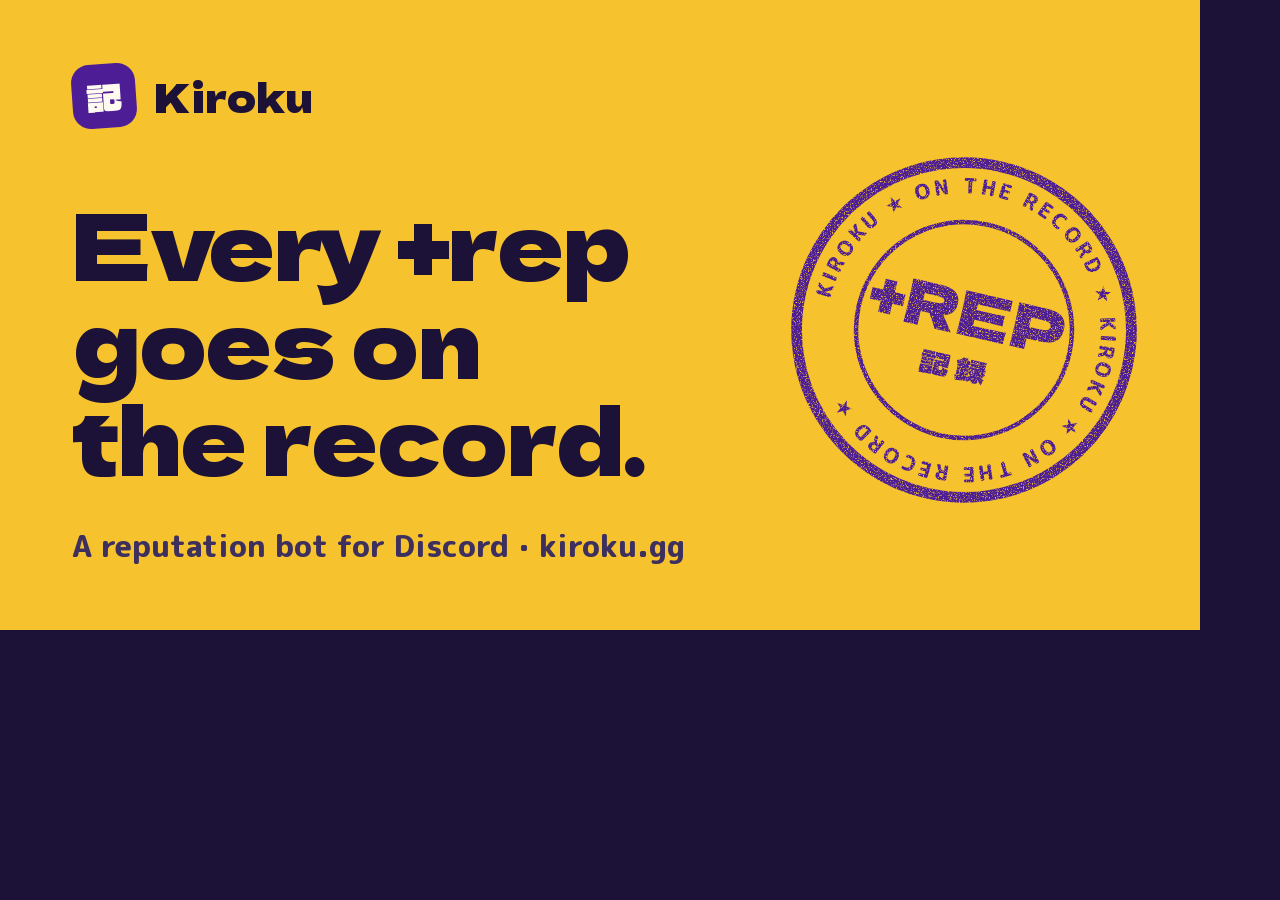
<file: og/card.html>
<!doctype html>
<html lang="en">
<head>
<meta charset="utf-8">
<title>Kiroku share card</title>
<link rel="stylesheet" href="../site/assets/site.css">
<link rel="stylesheet" href="card.css">
</head>
<body class="og">
<div class="og-card">
  <p class="og-brand"><span class="seal" lang="ja">記</span>Kiroku</p>
  <h1>Every +rep goes on the record.</h1>
  <p class="og-line">A reputation bot for Discord · kiroku.gg</p>
  <svg class="og-stamp" viewBox="0 0 200 200">
    <defs><path id="ring" d="M100 100 m-76 0 a76 76 0 1 1 152 0 a76 76 0 1 1 -152 0"/></defs>
    <circle class="s-line s-outer" cx="100" cy="100" r="93"/>
    <circle class="s-line s-inner" cx="100" cy="100" r="60"/>
    <text class="s-ring"><textPath href="#ring" startOffset="0">KIROKU ★ ON THE RECORD ★ KIROKU ★ ON THE RECORD ★</textPath></text>
    <text class="s-main" x="100" y="103" text-anchor="middle">+REP</text>
    <text class="s-sub" x="100" y="128" text-anchor="middle" lang="ja">記録</text>
  </svg>
</div>
</body>
</html>
</file>
<file: site/assets/site.css>
/* Kiroku showcase. Light only: marigold cover, violet and vermilion ink, dark chat slips. */

@font-face {
  font-family: "Dela Gothic One";
  font-style: normal;
  font-weight: 400;
  font-display: swap;
  src: url("fonts/dela-gothic-one-400-latin.woff2") format("woff2");
}
@font-face {
  font-family: "Dela Gothic One";
  font-style: normal;
  font-weight: 400;
  font-display: swap;
  src: url("fonts/dela-gothic-one-400-kiroku.woff2") format("woff2");
  unicode-range: U+8A18, U+9332;
}
@font-face {
  font-family: "M PLUS Rounded 1c";
  font-style: normal;
  font-weight: 400;
  font-display: swap;
  src: url("fonts/m-plus-rounded-1c-400-latin.woff2") format("woff2");
}
@font-face {
  font-family: "M PLUS Rounded 1c";
  font-style: normal;
  font-weight: 500;
  font-display: swap;
  src: url("fonts/m-plus-rounded-1c-500-latin.woff2") format("woff2");
}
@font-face {
  font-family: "M PLUS Rounded 1c";
  font-style: normal;
  font-weight: 800;
  font-display: swap;
  src: url("fonts/m-plus-rounded-1c-800-latin.woff2") format("woff2");
}

:root {
  color-scheme: light;
  --cover: #f6c22e;
  --stock: #fffaf0;
  --ink: #1c1136;
  --ink-soft: #3d2f5e;
  --violet: #4c1d95;
  --violet-deep: #35126e;
  --red: #b3261a;
  --slip: #1e1a33;
  --slip-2: #2a2447;
  --slip-deep: #15122a;
  --slip-line: #3d3563;
  --slip-text: #efeaff;
  --slip-muted: #aaa2c8;
  --slip-accent: #d8ccff;
  --blurple: #6d3fe0;
  --pos: #4ade80;
  --neg: #f87171;
  --gold: #facc15;
  --gutter: clamp(1rem, 4vw, 2rem);
  --display: "Dela Gothic One", "Hiragino Kaku Gothic StdN", "Arial Black", "Segoe UI Black", system-ui, sans-serif;
  --body: "M PLUS Rounded 1c", "Hiragino Maru Gothic ProN", ui-rounded, "Nunito", system-ui, -apple-system, "Segoe UI",
    sans-serif, "Apple Color Emoji", "Segoe UI Emoji";
  --mono: ui-monospace, SFMono-Regular, Menlo, Consolas, "Liberation Mono", monospace;
  --ease: cubic-bezier(0.16, 1, 0.3, 1);
  --lift: 0 2px 0 #00000026, 0 22px 36px -20px #1c1136b3;
  --lift-warm: 0 2px 0 #00000014, 0 22px 36px -22px #6b4e00;
  --worn: url("data:image/svg+xml,%3Csvg xmlns='http://www.w3.org/2000/svg' width='260' height='260'%3E%3Cfilter id='n' x='0' y='0' width='100%25' height='100%25'%3E%3CfeTurbulence type='fractalNoise' baseFrequency='.75' numOctaves='2' seed='7'/%3E%3CfeColorMatrix values='0 0 0 0 0 0 0 0 0 0 0 0 0 0 0 0 0 0 -3.4 2.75'/%3E%3C/filter%3E%3Crect width='100%25' height='100%25' filter='url(%23n)'/%3E%3C/svg%3E");
  accent-color: var(--violet);
}

*, *::before, *::after { box-sizing: border-box; }

html {
  background: var(--ink);
  scroll-behavior: smooth;
  scroll-padding-top: 1rem;
  scrollbar-color: var(--violet) var(--cover);
  -webkit-text-size-adjust: 100%;
  text-size-adjust: 100%;
}
body {
  margin: 0;
  min-height: 100vh;
  min-height: 100dvh;
  display: flex;
  flex-direction: column;
  font: 500 1.0625rem/1.6 var(--body);
  color: var(--ink);
  background: var(--cover);
  -webkit-font-smoothing: antialiased;
  overflow-wrap: break-word;
  overflow-x: clip;
}
main { flex: 1 0 auto; }
::selection { background: var(--violet); color: #fff; }

h1, h2, h3, p, ol, ul, dl, dd, figure { margin: 0; }
ol, ul { padding: 0; list-style: none; }
h1, h2, h3 { font-family: var(--display); font-weight: 400; text-wrap: balance; }
p { text-wrap: pretty; }
b { font-weight: 800; }
em { font-style: normal; font-weight: 800; }
svg { display: block; }
.sprite { position: absolute; width: 0; height: 0; overflow: hidden; }

a { color: inherit; text-underline-offset: 4px; text-decoration-thickness: 2px; }
:focus-visible { outline: 3px solid var(--violet); outline-offset: 3px; border-radius: 6px; }

code {
  font: 600 0.84em var(--mono);
  padding: 0.14em 0.42em;
  border-radius: 6px;
  background: #1c11361a;
  border: 1.5px solid #1c113659;
  white-space: nowrap;
}
/* Kanji in running text: the display face is too dense to read at body size. */
.kanji {
  font-family: "Hiragino Maru Gothic ProN", "Hiragino Sans", "Yu Gothic", "Meiryo", "Noto Sans CJK JP", "Noto Sans JP", sans-serif;
  font-weight: 500;
}
.ell { font-family: system-ui, -apple-system, "Segoe UI", sans-serif; }

.wrap { width: 100%; max-width: 76rem; margin: 0 auto; padding-inline: var(--gutter); }

.skip {
  position: absolute;
  left: var(--gutter);
  top: -4rem;
  z-index: 20;
  padding: 0.5rem 0.9rem;
  border-radius: 10px;
  background: var(--ink);
  color: var(--cover);
  font-weight: 800;
}
.skip:focus { top: 0.5rem; }

/* Top */

.top-inner {
  display: flex;
  flex-wrap: wrap;
  align-items: center;
  gap: 0.5rem 2rem;
  padding-block: 1.1rem;
}
.brand {
  display: inline-flex;
  align-items: center;
  gap: 0.6rem;
  min-height: 2.75rem;
  font: 400 1.35rem var(--display);
  text-decoration: none;
}
.seal {
  flex: none;
  display: inline-grid;
  place-items: center;
  width: 2.2rem;
  height: 2.2rem;
  border-radius: 28%;
  background: var(--violet);
  color: var(--stock);
  font: 400 1.2rem/1 var(--display);
  transform: rotate(-4deg);
  transition: transform 0.3s var(--ease);
}
.brand:hover .seal { transform: rotate(4deg) scale(1.06); }
.top nav { display: flex; gap: 0.25rem 1.4rem; min-width: 0; }
.top nav a {
  padding: 0.4rem 0;
  font-weight: 800;
  font-size: 0.95rem;
  white-space: nowrap;
  text-decoration: none;
  border-bottom: 2px solid transparent;
  transition: border-color 0.15s;
}
.top nav a:hover { border-bottom-color: var(--ink); }
.login {
  margin-left: auto;
  display: inline-flex;
  align-items: center;
  min-height: 2.5rem;
  padding: 0.3rem 1.1rem;
  border: 2px solid var(--ink);
  border-radius: 999px;
  font-size: 0.92rem;
  font-weight: 800;
  text-decoration: none;
  white-space: nowrap;
  transition: background-color 0.15s, color 0.15s;
}
.login:hover, .login[aria-current="page"] { background: var(--ink); color: var(--cover); }

@media (max-width: 60rem) {
  .top nav { order: 3; flex-basis: 100%; flex-wrap: wrap; gap: 0 1.25rem; }
}

/* Cover */

.cover { padding-block: clamp(2rem, 5vw, 4.5rem) clamp(3.5rem, 8vw, 6.5rem); }
.cover-grid {
  display: grid;
  grid-template-columns: minmax(0, 1.15fr) minmax(0, 0.85fr);
  gap: 2.5rem clamp(2rem, 5vw, 4.5rem);
  align-items: center;
}
h1 {
  font-size: clamp(2.5rem, 6.4vw, 5.4rem);
  line-height: 1.06;
  letter-spacing: -0.015em;
}
.lede { margin-top: 1.5rem; max-width: 34rem; font-size: clamp(1.08rem, 1.6vw, 1.25rem); color: var(--ink-soft); }
.actions { display: flex; flex-wrap: wrap; align-items: center; gap: 0.75rem 1.5rem; margin-top: 2rem; }
.btn {
  display: inline-flex;
  align-items: center;
  min-height: 3rem;
  padding: 0.6rem 1.4rem;
  border-radius: 999px;
  background: var(--ink);
  color: var(--cover);
  font-weight: 800;
  text-decoration: none;
  transition: background-color 0.15s, transform 0.2s var(--ease);
}
.btn:hover { background: var(--violet); color: #fff; transform: translateY(-2px); }
.btn:active { transform: translateY(0); }
.textlink { display: inline-block; padding-block: 0.55rem; font-weight: 800; }
.textlink:hover { color: var(--violet); }

.cover-art { position: relative; padding-top: clamp(7.5rem, 14vw, 11.5rem); }
.cover-art .chat { position: relative; z-index: 1; }
.bigstamp {
  position: absolute;
  top: 0;
  right: 0.5rem;
  width: clamp(10rem, 19vw, 15.5rem);
  height: auto;
  color: var(--violet);
  transform: rotate(13deg);
  -webkit-mask-image: var(--worn);
  mask-image: var(--worn);
  animation: thunk 0.7s var(--ease) 0.35s backwards;
}
.s-line { fill: none; stroke: currentColor; }
.s-outer { stroke-width: 6; }
.s-inner { stroke-width: 2.5; }
.s-ring { fill: currentColor; font: 800 11.6px var(--body); letter-spacing: 1.6px; }
.s-main { fill: currentColor; font: 400 34px var(--display); }
.s-sub { fill: currentColor; font: 400 17px var(--display); letter-spacing: 3px; }
@keyframes thunk {
  from { opacity: 0; transform: rotate(4deg) scale(1.7); filter: blur(6px); }
  60% { opacity: 1; filter: blur(0); }
}

/* Chat slips: dark, like the place they came from */

.chat {
  background: var(--slip);
  color: var(--slip-text);
  border-radius: 16px;
  padding: 0.55rem 0;
  box-shadow: var(--lift);
  font-size: 0.95rem;
  line-height: 1.45;
}
.tilt-l { transform: rotate(-1.2deg); }
.tilt-r { transform: rotate(1deg); }
.chat-channel {
  display: flex;
  justify-content: space-between;
  gap: 1rem;
  padding: 0.45rem 1.1rem 0.7rem;
  margin-bottom: 0.4rem;
  border-bottom: 1px solid var(--slip-line);
  color: var(--slip-muted);
  font-weight: 800;
  font-size: 0.88rem;
}
.chat-server { font-weight: 500; }
.msg { display: grid; grid-template-columns: 2.5rem minmax(0, 1fr); gap: 0.8rem; padding: 0.55rem 1.1rem; }
.msg-head { display: flex; flex-wrap: wrap; align-items: baseline; gap: 0.15rem 0.5rem; }
.name { font-weight: 800; }
.name-a { color: #7dd3fc; }
.name-c { color: #fdba74; }
.name-d { color: #f9a8d4; }
.name-e { color: #bef264; }
.name-h { color: #5eead4; }
.name-bot { color: var(--slip-accent); }
.time { color: var(--slip-muted); font-size: 0.74rem; }
.badge {
  align-self: center;
  padding: 0.05rem 0.4rem;
  border-radius: 5px;
  background: var(--blurple);
  color: #fff;
  font-size: 0.7rem;
  font-weight: 800;
  letter-spacing: 0.05em;
  text-transform: uppercase;
}
.mention { padding: 0 0.2em; border-radius: 4px; background: #8b5cf640; color: var(--slip-accent); font-weight: 800; }
.tally { font-variant-numeric: tabular-nums; }
.reply-to, .used {
  margin-bottom: 0.15rem;
  color: var(--slip-muted);
  font-size: 0.82rem;
  white-space: nowrap;
  overflow: hidden;
  text-overflow: ellipsis;
}
.reply-to::before, .used::before {
  content: "";
  display: inline-block;
  width: 1.1rem;
  height: 0.55rem;
  margin-right: 0.35rem;
  border: solid var(--slip-line);
  border-width: 2px 0 0 2px;
  border-top-left-radius: 6px;
  vertical-align: -0.2rem;
}
.reply-name { color: var(--slip-accent); font-weight: 800; }
.used b { color: var(--slip-text); }
.cmd { color: var(--slip-accent); font-weight: 800; }
.reacts { margin-top: 0.35rem; }
.react {
  display: inline-flex;
  align-items: center;
  gap: 0.35rem;
  padding: 0.1rem 0.5rem;
  border-radius: 8px;
  background: #8b5cf633;
  border: 1px solid #8b5cf6;
}
.react-n { color: var(--slip-accent); font-size: 0.85rem; font-weight: 800; }
.chat-btns { display: flex; flex-wrap: wrap; gap: 0.5rem; margin-top: 0.45rem; }
.chat-btn {
  display: inline-flex;
  align-items: center;
  min-height: 2.1rem;
  padding: 0.3rem 0.9rem;
  border-radius: 8px;
  background: var(--blurple);
  color: #fff;
  font-weight: 800;
  font-size: 0.92rem;
}
.chat-btn.is-plain { background: #4a4270; }
.chat-btn.is-off { background: var(--slip-2); color: var(--slip-muted); }
.only-you { margin-top: 0.3rem; color: var(--slip-muted); font-size: 0.78rem; }
.chat-gap {
  display: flex;
  align-items: center;
  gap: 0.75rem;
  margin: 0.5rem 1.1rem;
  color: var(--slip-muted);
  font-size: 0.78rem;
  font-weight: 800;
}
.chat-gap::before, .chat-gap::after { content: ""; flex: 1; border-top: 1px dashed var(--slip-line); }

.av {
  display: inline-grid;
  place-items: center;
  width: 2.5rem;
  height: 2.5rem;
  border-radius: 50%;
  color: var(--ink);
  font-weight: 800;
}
.av.sm { width: 1.6rem; height: 1.6rem; font-size: 0.74rem; }
.av-a { background: #7dd3fc; }
.av-b { background: #c4b5fd; }
.av-c { background: #fdba74; }
.av-d { background: #f9a8d4; }
.av-e { background: #bef264; }
.av-f { background: #fca5a5; }
.av-g { background: #fde68a; }
.av-h { background: #5eead4; }
.av-i { background: #cbd5e1; }
.av-bot { border-radius: 28%; background: var(--blurple); color: #fff; font: 400 1.25rem/1 var(--display); }

/* Embeds: a title, a line or a list, a small footer. The border carries the embed's colour. */
.embed {
  margin-top: 0.4rem;
  padding: 0.8rem 1rem 0.75rem;
  border-radius: 10px;
  background: var(--slip-deep);
  border: 2px solid var(--slip-line);
}
.embed.is-gold { border-color: #f1c40f; }
.embed.is-grey { border-color: #979c9f; }
.embed-title { font-weight: 800; }
.embed-text { margin-top: 0.25rem; color: #d5cfee; }
.embed-foot {
  margin-top: 0.6rem;
  color: var(--slip-muted);
  font-size: 0.8rem;
  font-variant-numeric: tabular-nums;
}
.board-cols { display: grid; grid-template-columns: repeat(2, minmax(0, 1fr)); gap: 0 1.5rem; margin-top: 0.55rem; }
.board li {
  display: flex;
  align-items: baseline;
  gap: 0.4rem;
  padding: 0.14rem 0;
  white-space: nowrap;
  font-variant-numeric: tabular-nums;
}
.board .who { overflow: hidden; text-overflow: ellipsis; }
.board .more { color: var(--slip-muted); letter-spacing: 0.2em; }
.tag {
  flex: none;
  padding: 0.05rem 0.3rem;
  border-radius: 4px;
  background: var(--slip-2);
  color: var(--slip-text);
  font: 600 0.78rem var(--mono);
}
.medal { flex: none; width: 2.05rem; }
.pos { color: var(--pos); }
.neg { color: var(--neg); }
.fig-note { margin-top: 1rem; font-size: 0.88rem; color: var(--ink-soft); }

/* Sections */

.section { padding-block: clamp(3.5rem, 8vw, 6.5rem); }
#rep { padding-top: clamp(1rem, 3vw, 2rem); }
h2 { font-size: clamp(1.75rem, 4.2vw, 3.1rem); line-height: 1.12; letter-spacing: -0.01em; max-width: 22ch; }
.section-lede { margin-top: 0.9rem; max-width: 36rem; font-size: 1.12rem; color: var(--ink-soft); }
h3 { font-size: 1.3rem; line-height: 1.25; }

.stock { background: var(--stock); }
.violet { background: var(--violet); color: #fff; }
.ink-band { background: var(--ink); color: #f5f0ff; }
.violet .section-lede { color: #ebe2ff; }
.ink-band .section-lede { color: #cfc6ea; }
.violet code { background: var(--violet-deep); border-color: #8f6fe6; color: #fff; }
.ink-band code { background: #2d2152; border-color: #6b5aa6; color: #fff; }
.violet ::selection, .ink-band ::selection, .footer ::selection { background: var(--cover); color: var(--ink); }
.violet :focus-visible, .ink-band :focus-visible, .footer :focus-visible { outline-color: var(--cover); }

/* Rules */

.rules {
  display: grid;
  grid-template-columns: repeat(3, minmax(0, 1fr));
  gap: 3rem clamp(1.5rem, 3.5vw, 3rem);
  margin-top: clamp(2rem, 5vw, 3.25rem);
  align-items: start;
}
.rule h3 { margin-top: 1.6rem; }
.rule > p { margin-top: 0.65rem; color: var(--ink-soft); }

/* Commands: the booklet's contents page */

.commands-grid {
  display: grid;
  grid-template-columns: minmax(0, 5fr) minmax(0, 6fr);
  gap: 2.5rem clamp(2rem, 5vw, 4.5rem);
  align-items: start;
  margin-top: clamp(1.75rem, 4vw, 2.75rem);
}
.command { padding-block: 1.25rem; border-top: 2px dashed #1c113640; }
.command:first-child { border-top: 0; padding-top: 0; }
.command dt { font: 400 clamp(1.5rem, 3.2vw, 2.1rem)/1.15 var(--display); color: var(--violet); }
.arg { font: 600 0.95rem var(--mono); color: var(--ink-soft); vertical-align: 0.25em; white-space: nowrap; }
.command dd { margin-top: 0.4rem; max-width: 34rem; color: var(--ink-soft); }
.aside-note { margin-top: 1.25rem; padding-top: 1.25rem; border-top: 2px dashed #1c113640; max-width: 34rem; font-size: 0.95rem; color: var(--ink-soft); }

/* Rep Again */

.again-grid {
  display: grid;
  grid-template-columns: minmax(0, 6fr) minmax(0, 5fr);
  gap: 3rem clamp(2rem, 6vw, 5rem);
  align-items: center;
}
.coupon {
  position: relative;
  display: grid;
  grid-template-columns: minmax(0, 1fr) auto;
  max-width: 30rem;
  margin-top: 2rem;
  border-radius: 14px;
  background: var(--cover);
  color: var(--ink);
  transform: rotate(-1.5deg);
  box-shadow: 0 2px 0 #00000026, 0 20px 34px -20px #0d0524;
}
.coupon-main { padding: 1.1rem 1.25rem 1.2rem; }
.coupon-title { display: flex; align-items: center; gap: 0.6rem; font: 400 clamp(1.5rem, 4vw, 2.1rem)/1.1 var(--display); }
.bolt-disc {
  flex: none;
  display: inline-grid;
  place-items: center;
  width: 1em;
  height: 1em;
  border-radius: 50%;
  background: var(--violet);
  color: var(--gold);
}
.bolt-disc svg { width: 0.56em; height: 0.56em; }
.coupon-line { margin-top: 0.4rem; font-weight: 800; }
.coupon-stub {
  position: relative;
  display: grid;
  align-content: center;
  justify-items: center;
  padding: 1rem 1.1rem;
  border-left: 3px dashed var(--violet);
  text-align: center;
}
.coupon-stub::before, .coupon-stub::after {
  content: "";
  position: absolute;
  left: -0.7rem;
  width: 1.2rem;
  height: 1.2rem;
  border-radius: 50%;
  background: var(--violet);
}
.coupon-stub::before { top: -0.6rem; }
.coupon-stub::after { bottom: -0.6rem; }
.coupon-odds { font: 400 1.5rem/1 var(--display); white-space: nowrap; }
.coupon-small { margin-top: 0.3rem; font: 600 0.8rem var(--mono); }

.facts { margin-top: 1.9rem; max-width: 34rem; }
.facts li { position: relative; padding: 0.7rem 0 0.7rem 1.7rem; border-top: 2px dashed #ffffff47; }
.facts li::before {
  content: "";
  position: absolute;
  left: 0.1rem;
  top: 1.22rem;
  width: 0.65rem;
  height: 0.65rem;
  border-radius: 50%;
  background: var(--cover);
}

.again-art { display: grid; gap: 2rem; }
.bank {
  justify-self: end;
  width: min(100%, 17rem);
  padding: 1rem;
  border-radius: 14px;
  background: var(--stock);
  color: var(--ink);
  transform: rotate(1.5deg);
  box-shadow: 0 2px 0 #00000026, 0 20px 34px -20px #0d0524;
}
.bank-label { display: flex; justify-content: space-between; gap: 1rem; font-weight: 800; }
.bank-count { color: var(--violet); font-variant-numeric: tabular-nums; }
.stubs { display: grid; grid-template-columns: repeat(5, 1fr); gap: 6px; margin-top: 0.75rem; }
.stubs i {
  display: grid;
  place-items: center;
  aspect-ratio: 1;
  border-radius: 8px;
  border: 2px dashed #1c113652;
}
.stubs i.on { border: 0; background: var(--violet); color: var(--gold); }
.stubs svg { width: 45%; height: 45%; }

.daily { margin-top: clamp(3rem, 7vw, 5rem); padding-top: clamp(2.5rem, 6vw, 4rem); border-top: 2px dashed #ffffff47; }
.daily h3 { font-size: clamp(1.4rem, 3vw, 1.9rem); }
.daily > p { margin-top: 0.6rem; max-width: 36rem; color: #ebe2ff; }
.daily-row {
  display: grid;
  grid-template-columns: repeat(3, minmax(0, 1fr));
  gap: 2.5rem clamp(1.25rem, 3vw, 2.5rem);
  margin-top: 2rem;
  align-items: start;
}
.outcome figcaption { margin-top: 1.1rem; color: #ebe2ff; }
.outcome figcaption b { display: block; color: #fff; font-size: 1.05rem; }

/* Stamp cards */

.cards {
  display: grid;
  grid-template-columns: minmax(0, 5fr) minmax(0, 4fr);
  gap: 1.5rem;
  margin-top: clamp(2rem, 5vw, 3.25rem);
  align-items: start;
}
.stampcard {
  padding: clamp(1.1rem, 3vw, 1.75rem);
  border-radius: 18px;
  background: var(--stock);
  box-shadow: var(--lift-warm);
}
.stampcard.good { transform: rotate(-0.6deg); color: var(--violet); }
.stampcard.bad { transform: rotate(0.8deg); color: var(--red); }
.stampcard-title {
  display: flex;
  flex-wrap: wrap;
  justify-content: space-between;
  align-items: baseline;
  gap: 0.25rem 1rem;
  padding-bottom: 0.8rem;
  border-bottom: 2px dashed currentColor;
  font: 400 1.25rem var(--display);
}
.stampcard-count { font: 800 0.85rem var(--body); letter-spacing: 0.04em; }
.slots { display: grid; gap: 1.5rem 0.75rem; margin-top: 1.4rem; }
.good .slots { grid-template-columns: repeat(5, minmax(0, 1fr)); }
.bad .slots { grid-template-columns: repeat(4, minmax(0, 1fr)); }
.slot { display: grid; justify-items: center; align-content: start; gap: 0.7rem; text-align: center; }
.ink {
  display: grid;
  place-content: center;
  justify-items: center;
  width: min(100%, 7.4rem);
  aspect-ratio: 1;
  border-radius: 50%;
  border: 5px solid currentColor;
  outline: 2px solid currentColor;
  outline-offset: -11px;
  -webkit-mask-image: var(--worn);
  mask-image: var(--worn);
}
.ink b { font: 400 clamp(0.85rem, 1.2vw, 1.05rem)/1 var(--display); }
.ink small { margin-top: 0.3rem; font: 800 0.72rem/1 var(--body); letter-spacing: 0.16em; text-transform: uppercase; }
.slot:nth-child(1) .ink { --i: 0; transform: rotate(-9deg); -webkit-mask-position: 20px 40px; mask-position: 20px 40px; }
.slot:nth-child(2) .ink { --i: 1; transform: rotate(6deg); -webkit-mask-position: 90px 10px; mask-position: 90px 10px; }
.slot:nth-child(3) .ink { --i: 2; transform: rotate(-4deg); -webkit-mask-position: 140px 120px; mask-position: 140px 120px; }
.slot:nth-child(4) .ink { --i: 3; transform: rotate(11deg); -webkit-mask-position: 60px 180px; mask-position: 60px 180px; }
.slot:nth-child(5) .ink { --i: 4; transform: rotate(-7deg); -webkit-mask-position: 200px 70px; mask-position: 200px 70px; }
.slot-name { color: var(--ink); font-weight: 800; line-height: 1.3; }
.slot-name span { display: block; font-size: 1.35rem; line-height: 1.2; }

/* Stamps press in when their card scrolls into view. Without the script they are simply there. */
@media (prefers-reduced-motion: no-preference) {
  .stamps-ready .stampcard:not(.is-in) .ink { opacity: 0; }
  .stamps-ready .stampcard.is-in .ink { animation: press 0.5s var(--ease) calc(var(--i) * 110ms + 80ms) backwards; }
}
@keyframes press {
  from { opacity: 0; scale: 1.55; filter: blur(5px); }
  55% { opacity: 1; filter: blur(0); }
}

.said {
  display: grid;
  grid-template-columns: minmax(0, 5fr) minmax(0, 6fr);
  gap: 2.5rem clamp(2rem, 5vw, 4.5rem);
  align-items: center;
  margin-top: clamp(3rem, 6vw, 4.5rem);
}
.said h3 { font-size: clamp(1.4rem, 3vw, 1.9rem); }
.said-copy > p { margin-top: 0.65rem; max-width: 32rem; color: var(--ink-soft); }
.ink-list { margin-top: 1.25rem; max-width: 32rem; }
.ink-list li { position: relative; padding: 0.6rem 0 0.6rem 1.7rem; border-top: 2px dashed #1c113640; }
.ink-list li::before {
  content: "";
  position: absolute;
  left: 0.1rem;
  top: 1.12rem;
  width: 0.65rem;
  height: 0.65rem;
  border-radius: 50%;
  background: var(--violet);
}

/* Profile */

.profile-grid {
  display: grid;
  grid-template-columns: minmax(0, 5fr) minmax(0, 6fr);
  gap: 3rem clamp(2rem, 6vw, 5rem);
  align-items: center;
}
.ink-band .facts li { border-top-color: #ffffff33; color: #dcd4f2; }
.pcard {
  position: relative;
  padding: clamp(1.1rem, 3vw, 1.75rem);
  padding-bottom: 2.6rem;
  border-radius: 22px;
  background: #261c4c;
  border: 2px solid #5b4a94;
  box-shadow: 0 2px 0 #00000040, 0 26px 40px -24px #000;
  color: #fff;
  line-height: 1.35;
}
.pcard-top { display: flex; align-items: center; gap: 1.4rem; }
.pcard-av {
  flex: none;
  width: 5.25rem;
  height: 5.25rem;
  font-size: 2.1rem;
  background: #c4b5fd;
  border: 4px solid #8b5cf6;
  box-shadow: 0 10px 18px -8px #0a0618;
}
.pcard-id { min-width: 0; }
.pcard-name { font-size: 1.7rem; font-weight: 800; line-height: 1.15; }
.pcard-handle { color: #b9afd9; }
.pill {
  display: inline-block;
  margin-top: 0.5rem;
  padding: 0.1rem 0.85rem;
  border: 2px solid #f0b232;
  border-radius: 999px;
  background: #3a2a2a;
  color: var(--gold);
  font-size: 0.86rem;
}
.pcard-stats {
  display: grid;
  grid-template-columns: repeat(3, minmax(0, 1fr));
  margin-top: 1.4rem;
  border: 2px solid #4a3d7c;
  border-radius: 14px;
  background: #1d1838;
  text-align: center;
}
.pcard-stats > div { display: flex; flex-direction: column-reverse; padding: 0.7rem 0.4rem 0.75rem; }
.pcard-stats > div + div { border-left: 2px solid #4a3d7c; }
.pcard-stats dt { color: #b9afd9; font-size: 0.7rem; letter-spacing: 0.12em; text-transform: uppercase; }
.pcard-stats dd {
  display: flex;
  justify-content: center;
  align-items: center;
  gap: 0.35rem;
  font-size: 1.55rem;
  font-weight: 800;
  font-variant-numeric: tabular-nums;
}
.pcard-stats dd svg { width: 1.15rem; height: 1.15rem; color: var(--gold); }
.pcard-lists { display: grid; grid-template-columns: minmax(0, 1.3fr) minmax(0, 1fr); gap: 1.75rem; margin-top: 1.35rem; }
.pcard-h {
  display: flex;
  align-items: center;
  gap: 0.45rem;
  margin-bottom: 0.45rem;
  color: #d9d1f3;
  font-size: 0.8rem;
  font-weight: 800;
  letter-spacing: 0.12em;
  text-transform: uppercase;
}
.pcard-h svg { width: 1.05rem; height: 1.05rem; color: #a855f7; }
.people li { display: flex; align-items: center; gap: 0.6rem; padding: 0.22rem 0; }
.people .who { min-width: 0; overflow: hidden; text-overflow: ellipsis; white-space: nowrap; }
.people .count { margin-left: auto; font-weight: 800; font-variant-numeric: tabular-nums; }
.pcard-brand { position: absolute; right: 1.4rem; bottom: 0.8rem; color: #b9afd9; font-size: 0.8rem; }

/* Extras */

.extras-grid {
  display: grid;
  grid-template-columns: repeat(2, minmax(0, 1fr));
  gap: 3.5rem clamp(2rem, 6vw, 5rem);
  align-items: start;
}
.extra h2 { font-size: clamp(1.6rem, 3.4vw, 2.3rem); }
.extra > p { margin-top: 0.7rem; max-width: 30rem; color: var(--ink-soft); }
.extra .chat, .channels { margin-top: 1.75rem; }
.channels {
  padding: 0.5rem 0;
  border-radius: 16px;
  background: var(--stock);
  transform: rotate(0.8deg);
  box-shadow: var(--lift-warm);
}
.channels li { display: flex; align-items: center; gap: 0.5rem; padding: 0.5rem 1.1rem; font-weight: 800; }
.channels li > span:first-child { color: var(--ink-soft); }
.channels .off { color: #5c5078; }
.quiet {
  margin-left: auto;
  padding: 0.05rem 0.55rem;
  border: 2px solid var(--red);
  border-radius: 6px;
  color: var(--red);
  font-size: 0.7rem;
  letter-spacing: 0.12em;
  text-transform: uppercase;
  transform: rotate(-4deg);
}

/* Closing ask */

.ask-inner { display: flex; flex-wrap: wrap; align-items: center; justify-content: space-between; gap: 1.5rem 3rem; }
.ask h2 { max-width: 18ch; }
.ask p { margin-top: 0.8rem; max-width: 32rem; font-size: 1.12rem; color: var(--ink-soft); }
.btn-violet { background: var(--violet); color: #fff; }
.btn-violet:hover { background: var(--ink); color: var(--cover); }

/* Footer */

.footer { background: var(--ink); color: #f5f0ff; padding-block: 2.25rem 2.5rem; }
.footer-inner { display: grid; grid-template-columns: minmax(0, 1fr) auto; gap: 1.25rem 3rem; align-items: start; }
.footer-brand { display: flex; align-items: center; gap: 0.7rem; }
.footer .seal { background: var(--cover); color: var(--ink); }
.footer-note { margin-top: 0.7rem; max-width: 30rem; color: #bdb3dc; font-size: 0.88rem; }
.footer-links { display: flex; flex-wrap: wrap; align-items: center; gap: 0.25rem 1.75rem; font-size: 0.95rem; }
.footer-links a { display: inline-block; padding-block: 0.6rem; font-weight: 800; text-decoration-color: #ffffff59; }
.footer-links a:hover { color: var(--cover); text-decoration-color: currentColor; }
.copyright { color: #bdb3dc; }

/* Short pages: coming soon, not found */

.short { display: grid; place-items: center; padding-block: clamp(2rem, 6vw, 5rem) clamp(3.5rem, 9vw, 7rem); }
.ticket {
  position: relative;
  width: 100%;
  max-width: 44rem;
  padding: clamp(1.5rem, 5vw, 3rem);
  padding-top: 3.75rem;
  border-radius: 22px;
  background: var(--stock);
  box-shadow: var(--lift-warm);
  transform: rotate(-0.6deg);
  margin-inline: auto;
}
.ticket h1 { font-size: clamp(2.2rem, 7vw, 4rem); max-width: 9ch; }
.ticket .lede { max-width: 28rem; }
.ticket-stamp {
  position: absolute;
  top: -3.25rem;
  right: clamp(0.5rem, 3vw, 2rem);
  width: clamp(6.5rem, 20vw, 11rem);
  height: auto;
  color: var(--red);
  transform: rotate(12deg);
  -webkit-mask-image: var(--worn);
  mask-image: var(--worn);
  animation: thunk 0.7s var(--ease) 0.25s backwards;
}
.ticket-stamp.is-violet { color: var(--violet); }
@media (min-width: 48rem) {
  .ticket { padding-top: 3rem; }
  .ticket-stamp { top: -4rem; right: -3rem; }
}
.ticket-stamp .s-main { font-size: 40px; }
.ticket-stamp.is-violet .s-main { font-size: 31px; }
.contact {
  display: flex;
  flex-wrap: wrap;
  align-items: center;
  gap: 0.9rem 1.25rem;
  margin-top: 2rem;
  padding-top: 1.75rem;
  border-top: 2px dashed #1c113640;
}
.address { font: 600 1rem var(--mono); -webkit-user-select: all; user-select: all; }
.ticket-back { margin-top: 1.5rem; }

/* Narrow */

@media (max-width: 60rem) {
  .cover-grid, .commands-grid, .again-grid, .profile-grid, .extras-grid, .rules, .cards, .said, .daily-row {
    grid-template-columns: minmax(0, 1fr);
  }
  .rules { gap: 2.75rem; }
  .rule, .outcome { max-width: 34rem; }
  .cover-art { padding-top: 7.5rem; max-width: 34rem; }
  .bigstamp { right: 0.25rem; width: 10rem; }
  .bank { justify-self: start; }
  .good .slots { grid-template-columns: repeat(5, minmax(0, 1fr)); }
  .ink b { font-size: clamp(0.95rem, 2.4vw, 1.3rem); }
  .tilt-l { transform: rotate(-0.7deg); }
  .tilt-r { transform: rotate(0.6deg); }
  .footer-inner { grid-template-columns: minmax(0, 1fr); }
}
@media (max-width: 30rem) {
  .msg { grid-template-columns: 2.1rem minmax(0, 1fr); gap: 0.65rem; padding-inline: 0.85rem; }
  .av { width: 2.1rem; height: 2.1rem; }
  .av.sm { width: 1.5rem; height: 1.5rem; }
  .chat-channel, .chat-gap { padding-inline: 0.85rem; margin-inline: 0; }
  .board-cols { grid-template-columns: minmax(0, 1fr); }
  .pcard-av { width: 4rem; height: 4rem; font-size: 1.6rem; }
  .pcard-top { gap: 1.1rem; }
  .pcard-name { font-size: 1.4rem; }
  .pcard-stats dd { font-size: 1.2rem; }
  .pcard-lists { grid-template-columns: minmax(0, 1fr); gap: 1.1rem; }
  .ink { border-width: 4px; outline-offset: -9px; }
  .good .slots { grid-template-columns: repeat(3, minmax(0, 1fr)); }
  .bad .slots { grid-template-columns: repeat(2, minmax(0, 1fr)); }
  .coupon-main { padding: 0.9rem 1rem 1rem; }
  .coupon-stub { padding: 0.8rem; }
  .login { min-height: 2.75rem; }
  .top nav a { padding-block: 0.6rem; }
}

@media (prefers-reduced-motion: reduce) {
  html { scroll-behavior: auto; }
  *, *::before, *::after { transition: none !important; animation: none !important; }
  .btn:hover, .brand:hover .seal { transform: none; }
  .brand:hover .seal { transform: rotate(-4deg); }
}
</file>
<file: og/card.css>
/* Share card, rendered at 1200x630 into site/assets/og-image.png. */
.og { display: block; width: 1200px; height: 630px; min-height: 0; overflow: hidden; }
.og-card { position: relative; width: 1200px; height: 630px; padding: 64px 72px; background: var(--cover); }
.og-brand { display: flex; align-items: center; gap: 18px; font: 400 40px var(--display); }
.og-brand .seal { width: 64px; height: 64px; font-size: 36px; }
.og h1 { margin-top: 64px; max-width: 760px; font-size: 92px; line-height: 1.06; }
.og-line { position: absolute; left: 72px; bottom: 60px; font-size: 30px; font-weight: 800; color: var(--ink-soft); }
.og-stamp {
  position: absolute;
  right: 56px;
  top: 150px;
  width: 360px;
  height: 360px;
  color: var(--violet);
  transform: rotate(13deg);
  -webkit-mask-image: var(--worn);
  mask-image: var(--worn);
}
</file>
